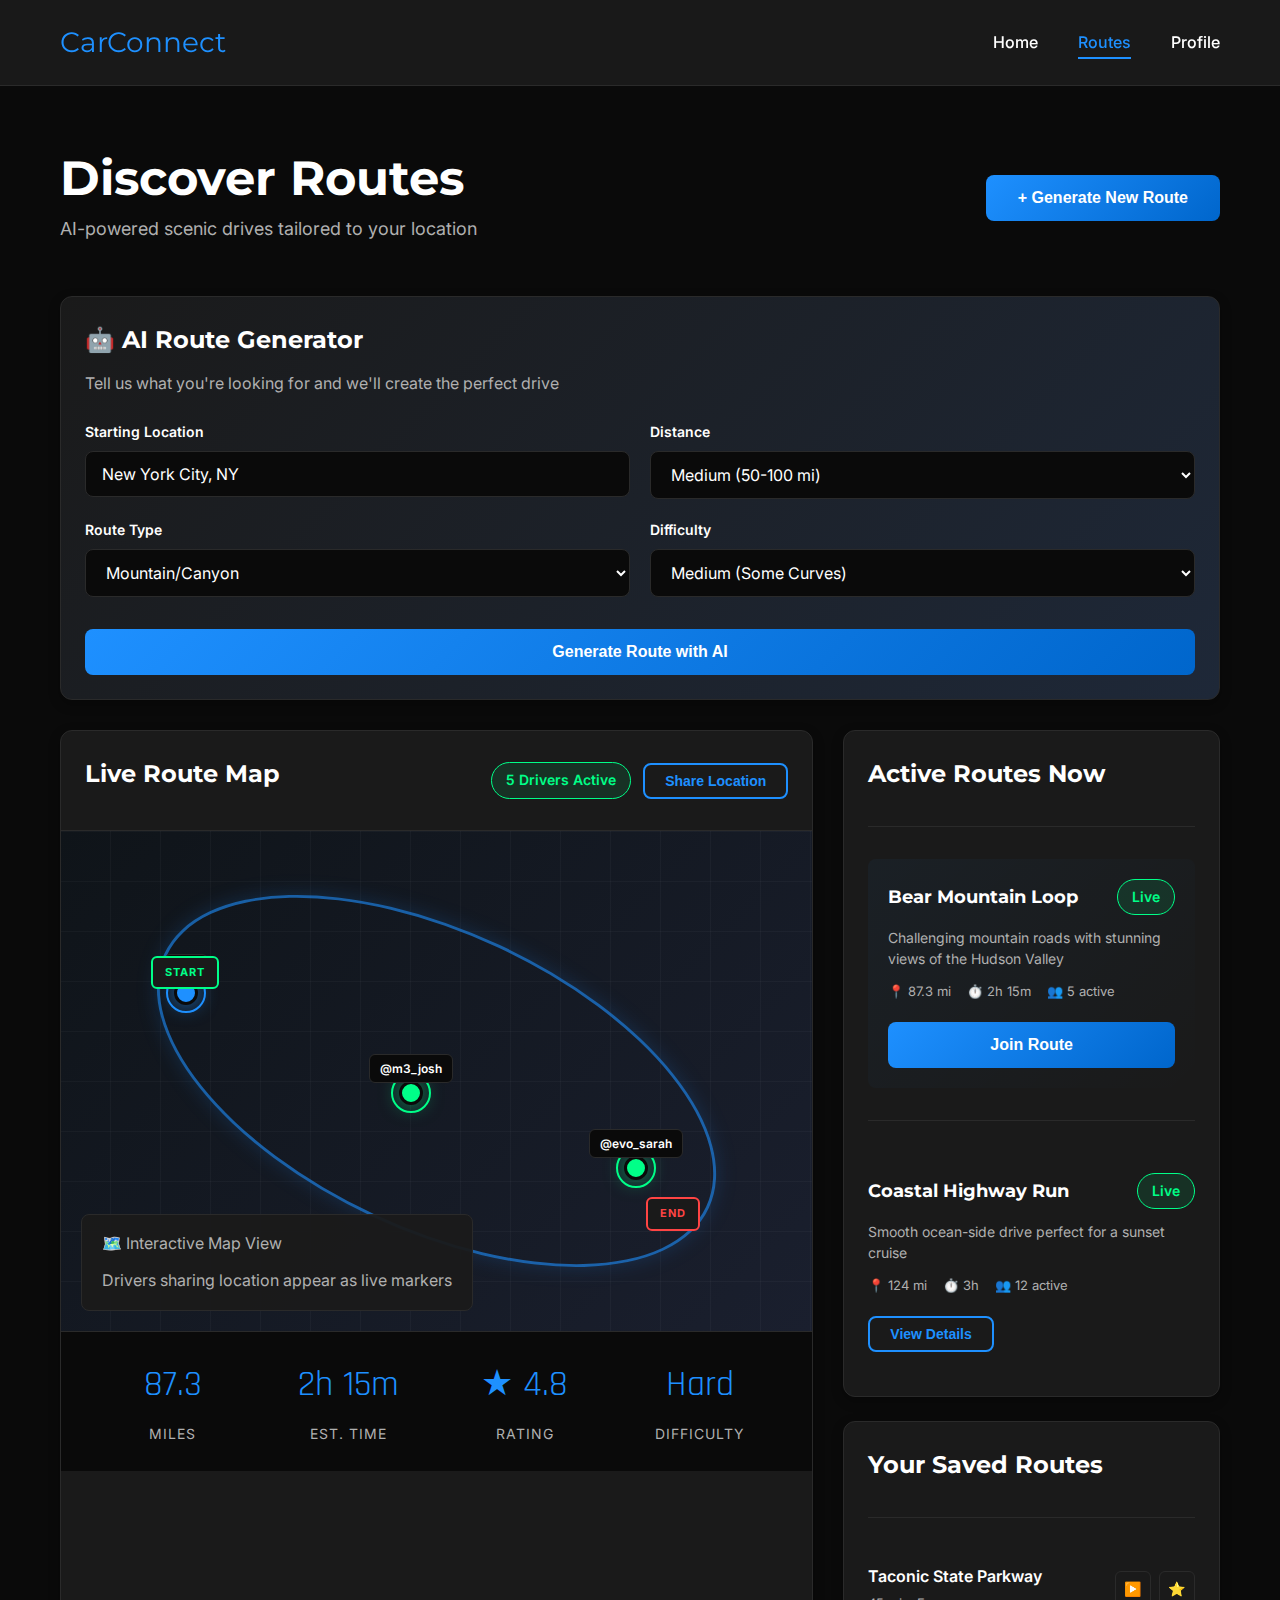
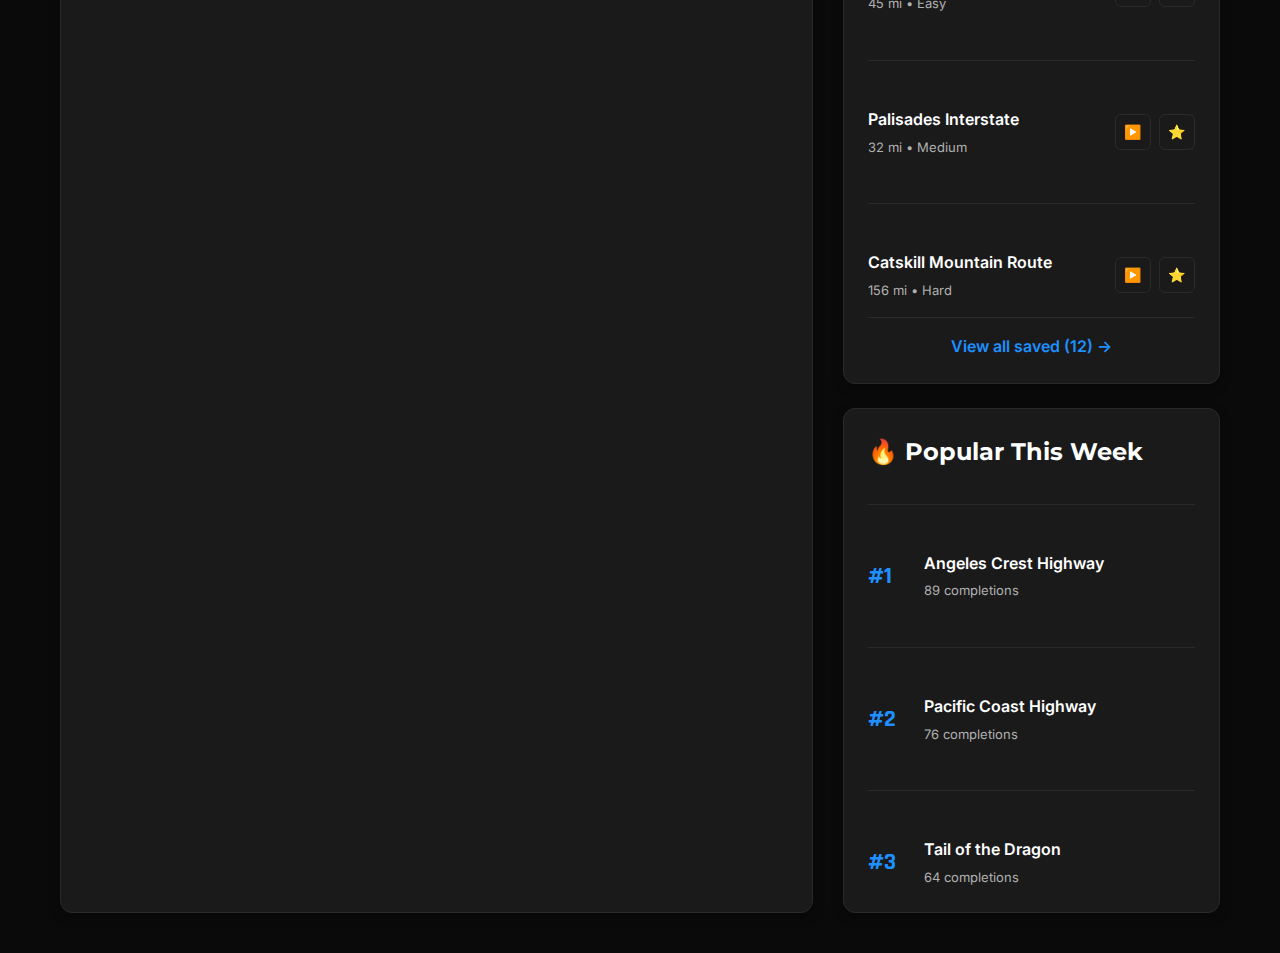
<file: routes.html>
<!DOCTYPE html>
<html lang="en">
<head>
    <meta charset="UTF-8">
    <meta name="viewport" content="width=device-width, initial-scale=1.0">
    <title>Routes - CarConnect</title>
    <link rel="stylesheet" href="style.css">
</head>
<body>
    <nav>
        <a href="index.html" class="logo">CarConnect</a>
        <ul class="nav-links">
            <li><a href="index.html">Home</a></li>
            <li><a href="routes.html" class="active">Routes</a></li>
            <li><a href="profile.html">Profile</a></li>
        </ul>
    </nav>

    <main>
        <section class="routes-header">
            <div class="header-content">
                <h1>Discover Routes</h1>
                <p class="subtitle">AI-powered scenic drives tailored to your location</p>
            </div>
            <button class="btn-primary">+ Generate New Route</button>
        </section>

        <div class="route-generator card">
            <h3>🤖 AI Route Generator</h3>
            <p class="text-secondary">Tell us what you're looking for and we'll create the perfect drive</p>
            
            <div class="generator-form">
                <div class="form-row">
                    <div class="form-group">
                        <label>Starting Location</label>
                        <input type="text" placeholder="Enter your location" value="New York City, NY">
                    </div>
                    <div class="form-group">
                        <label>Distance</label>
                        <select>
                            <option>Short (< 50 mi)</option>
                            <option selected>Medium (50-100 mi)</option>
                            <option>Long (100+ mi)</option>
                        </select>
                    </div>
                </div>

                <div class="form-row">
                    <div class="form-group">
                        <label>Route Type</label>
                        <select>
                            <option>Scenic Coastal</option>
                            <option selected>Mountain/Canyon</option>
                            <option>Highway Cruise</option>
                            <option>Urban Explorer</option>
                        </select>
                    </div>
                    <div class="form-group">
                        <label>Difficulty</label>
                        <select>
                            <option>Easy (Relaxed)</option>
                            <option selected>Medium (Some Curves)</option>
                            <option>Hard (Technical)</option>
                        </select>
                    </div>
                </div>

                <button class="btn-primary generate-btn">Generate Route with AI</button>
            </div>
        </div>

        <div class="routes-layout">
            <!-- Map Section -->
            <div class="map-container card">
                <div class="map-header">
                    <h3>Live Route Map</h3>
                    <div class="map-controls">
                        <span class="badge live">5 Drivers Active</span>
                        <button class="btn-secondary small">Share Location</button>
                    </div>
                </div>
                
                <div class="map-placeholder">
                    <!-- Simulated Dark Map -->
                    <div class="map-overlay">
                        <div class="route-line"></div>
                        <div class="driver-marker marker-1">
                            <span class="pulse"></span>
                            <span class="marker-label">You</span>
                        </div>
                        <div class="driver-marker marker-2">
                            <span class="pulse"></span>
                            <span class="marker-label">@m3_josh</span>
                        </div>
                        <div class="driver-marker marker-3">
                            <span class="pulse"></span>
                            <span class="marker-label">@evo_sarah</span>
                        </div>
                        <div class="location-pin start-pin">START</div>
                        <div class="location-pin end-pin">END</div>
                    </div>
                    <div class="map-info">
                        <p>🗺️ Interactive Map View</p>
                        <p class="text-secondary">Drivers sharing location appear as live markers</p>
                    </div>
                </div>

                <div class="route-stats-bar">
                    <div class="stat">
                        <span class="stat-number">87.3</span>
                        <span class="stat-label">Miles</span>
                    </div>
                    <div class="stat">
                        <span class="stat-number">2h 15m</span>
                        <span class="stat-label">Est. Time</span>
                    </div>
                    <div class="stat">
                        <span class="stat-number">★ 4.8</span>
                        <span class="stat-label">Rating</span>
                    </div>
                    <div class="stat">
                        <span class="stat-number">Hard</span>
                        <span class="stat-label">Difficulty</span>
                    </div>
                </div>
            </div>

            <div class="routes-sidebar">
                <!-- Active Routes -->
                <div class="card">
                    <h3>Active Routes Now</h3>
                    <div class="divider"></div>

                    <div class="route-card active-route">
                        <div class="route-header">
                            <h4>Bear Mountain Loop</h4>
                            <span class="badge live">Live</span>
                        </div>
                        <p class="route-description">Challenging mountain roads with stunning views of the Hudson Valley</p>
                        <div class="route-meta">
                            <span>📍 87.3 mi</span>
                            <span>⏱️ 2h 15m</span>
                            <span>👥 5 active</span>
                        </div>
                        <button class="btn-primary small mt-20">Join Route</button>
                    </div>

                    <div class="divider"></div>

                    <div class="route-card">
                        <div class="route-header">
                            <h4>Coastal Highway Run</h4>
                            <span class="badge live">Live</span>
                        </div>
                        <p class="route-description">Smooth ocean-side drive perfect for a sunset cruise</p>
                        <div class="route-meta">
                            <span>📍 124 mi</span>
                            <span>⏱️ 3h</span>
                            <span>👥 12 active</span>
                        </div>
                        <button class="btn-secondary small mt-20">View Details</button>
                    </div>
                </div>

                <div class="card">
                    <h3>Your Saved Routes</h3>
                    <div class="divider"></div>

                    <div class="saved-route-item">
                        <div class="saved-route-info">
                            <p class="route-name">Taconic State Parkway</p>
                            <p class="route-stats">45 mi • Easy</p>
                        </div>
                        <div class="route-actions">
                            <button class="icon-btn">▶️</button>
                            <button class="icon-btn">⭐</button>
                        </div>
                    </div>

                    <div class="divider"></div>

                    <div class="saved-route-item">
                        <div class="saved-route-info">
                            <p class="route-name">Palisades Interstate</p>
                            <p class="route-stats">32 mi • Medium</p>
                        </div>
                        <div class="route-actions">
                            <button class="icon-btn">▶️</button>
                            <button class="icon-btn">⭐</button>
                        </div>
                    </div>

                    <div class="divider"></div>

                    <div class="saved-route-item">
                        <div class="saved-route-info">
                            <p class="route-name">Catskill Mountain Route</p>
                            <p class="route-stats">156 mi • Hard</p>
                        </div>
                        <div class="route-actions">
                            <button class="icon-btn">▶️</button>
                            <button class="icon-btn">⭐</button>
                        </div>
                    </div>

                    <a href="#" class="view-all-link">View all saved (12) →</a>
                </div>

                <div class="card">
                    <h3>🔥 Popular This Week</h3>
                    <div class="divider"></div>

                    <div class="popular-route">
                        <span class="rank">#1</span>
                        <div class="popular-route-info">
                            <p class="route-name">Angeles Crest Highway</p>
                            <p class="route-stats">89 completions</p>
                        </div>
                    </div>

                    <div class="divider"></div>

                    <div class="popular-route">
                        <span class="rank">#2</span>
                        <div class="popular-route-info">
                            <p class="route-name">Pacific Coast Highway</p>
                            <p class="route-stats">76 completions</p>
                        </div>
                    </div>

                    <div class="divider"></div>

                    <div class="popular-route">
                        <span class="rank">#3</span>
                        <div class="popular-route-info">
                            <p class="route-name">Tail of the Dragon</p>
                            <p class="route-stats">64 completions</p>
                        </div>
                    </div>
                </div>
            </div>
        </div>
    </main>
</body>
</html>
</file>
<file: style.css>
@import url('https://fonts.googleapis.com/css2?family=Montserrat:wght@700&family=Inter:wght@400;500;600&family=Rajdhani:wght@700&display=swap');

* {
    margin: 0;
    padding: 0;
    box-sizing: border-box;
}

:root {
    --bg-primary: #0a0a0a;
    --bg-secondary: #1a1a1a;
    --accent-blue: #1e90ff;
    --accent-blue-hover: #4da6ff;
    --text-primary: #ffffff;
    --text-secondary: #b0b0b0;
    --divider: #2a2a2a;
    --success: #00ff88;
    --warning: #ff4444;
    
    --font-header: 'Montserrat', sans-serif;
    --font-body: 'Inter', sans-serif;
    --font-stats: 'Rajdhani', sans-serif;
}

body {
    background-color: var(--bg-primary);
    color: var(--text-primary);
    font-family: var(--font-body);
    font-size: 16px;
    line-height: 1.6;
    min-height: 100vh;
}

h1 {
    font-family: var(--font-header);
    font-size: 48px;
    font-weight: 700;
    margin-bottom: 20px;
}

h2 {
    font-family: var(--font-header);
    font-size: 36px;
    font-weight: 700;
    margin-bottom: 16px;
}

h3 {
    font-family: var(--font-header);
    font-size: 24px;
    font-weight: 700;
    margin-bottom: 12px;
}

p {
    color: var(--text-secondary);
    margin-bottom: 12px;
}

img {
    max-width: 100%;
    height: auto;
    display: block;
}

/* Navigation */
nav {
    position: fixed;
    top: 0;
    left: 0;
    right: 0;
    background: rgba(26, 26, 26, 0.95);
    backdrop-filter: blur(10px);
    padding: 20px 60px;
    display: flex;
    justify-content: space-between;
    align-items: center;
    border-bottom: 1px solid var(--divider);
    z-index: 1000;
}

.logo {
    font-family: var(--font-header);
    font-size: 28px;
    color: var(--accent-blue);
    text-decoration: none;
}

.nav-links {
    display: flex;
    gap: 40px;
    list-style: none;
}

.nav-links a {
    color: var(--text-primary);
    text-decoration: none;
    font-weight: 500;
    padding-bottom: 5px;
    border-bottom: 2px solid transparent;
    transition: all 0.3s ease;
}

.nav-links a:hover {
    color: var(--accent-blue);
    border-bottom-color: var(--accent-blue);
}

.nav-links a.active {
    color: var(--accent-blue);
    border-bottom-color: var(--accent-blue);
}

main {
    margin-top: 100px;
    padding: 40px 60px;
    max-width: 1400px;
    margin-left: auto;
    margin-right: auto;
}

/* Cards */
.card {
    background: var(--bg-secondary);
    border: 1px solid var(--divider);
    border-radius: 12px;
    padding: 24px;
    box-shadow: 0 4px 12px rgba(0, 0, 0, 0.3);
    transition: all 0.3s ease;
}

.card:hover {
    border-color: var(--accent-blue);
    box-shadow: 0 6px 20px rgba(30, 144, 255, 0.15);
}

/* Buttons */
.btn-primary {
    background: linear-gradient(135deg, var(--accent-blue), #0066cc);
    color: var(--text-primary);
    border: none;
    padding: 14px 32px;
    border-radius: 8px;
    font-weight: 600;
    font-size: 16px;
    cursor: pointer;
    transition: all 0.3s ease;
    text-decoration: none;
    display: inline-block;
}

.btn-primary:hover {
    box-shadow: 0 4px 20px rgba(30, 144, 255, 0.4);
    transform: translateY(-2px);
}

.btn-secondary {
    background: transparent;
    color: var(--accent-blue);
    border: 2px solid var(--accent-blue);
    padding: 12px 30px;
    border-radius: 8px;
    font-weight: 600;
    font-size: 16px;
    cursor: pointer;
    transition: all 0.3s ease;
    text-decoration: none;
    display: inline-block;
}

.btn-secondary:hover {
    background: var(--accent-blue);
    color: var(--text-primary);
    box-shadow: 0 4px 20px rgba(30, 144, 255, 0.3);
}

.btn-secondary.small {
    padding: 8px 20px;
    font-size: 14px;
}

.btn-primary.small {
    width: 100%;
}

/* Badges */
.badge {
    display: inline-block;
    padding: 6px 14px;
    border-radius: 20px;
    font-size: 14px;
    font-weight: 600;
    background: var(--bg-primary);
    border: 1px solid var(--divider);
}

.badge.live {
    background: rgba(0, 255, 136, 0.1);
    border-color: var(--success);
    color: var(--success);
    animation: pulse 2s infinite;
}

@keyframes pulse {
    0%, 100% {
        opacity: 1;
    }
    50% {
        opacity: 0.6;
    }
}

/* Stats */
.stat {
    text-align: center;
}

.stat-number {
    font-family: var(--font-stats);
    font-size: 36px;
    color: var(--accent-blue);
    display: block;
    margin-bottom: 8px;
}

.stat-label {
    font-size: 14px;
    color: var(--text-secondary);
    text-transform: uppercase;
    letter-spacing: 1px;
}

/* Grids */
.grid-2 {
    display: grid;
    grid-template-columns: repeat(2, 1fr);
    gap: 24px;
}

.grid-3 {
    display: grid;
    grid-template-columns: repeat(3, 1fr);
    gap: 24px;
}

.grid-4 {
    display: grid;
    grid-template-columns: repeat(4, 1fr);
    gap: 24px;
}

/* Divider */
.divider {
    height: 1px;
    background: var(--divider);
    margin: 32px 0;
}

/* Utility Classes */
.text-center {
    text-align: center;
}

.text-secondary {
    color: var(--text-secondary);
}

.mt-20 {
    margin-top: 20px;
}

.mb-20 {
    margin-bottom: 20px;
}

.full-width {
    width: 100%;
}

.icon-btn {
    background: transparent;
    border: 1px solid var(--divider);
    width: 36px;
    height: 36px;
    border-radius: 6px;
    cursor: pointer;
    transition: all 0.3s ease;
    font-size: 14px;
}

.icon-btn:hover {
    border-color: var(--accent-blue);
    background: rgba(30, 144, 255, 0.1);
}

.view-all-link {
    display: block;
    text-align: center;
    color: var(--accent-blue);
    text-decoration: none;
    font-weight: 600;
    margin-top: 16px;
    padding-top: 16px;
    border-top: 1px solid var(--divider);
    transition: color 0.3s ease;
}

.view-all-link:hover {
    color: var(--accent-blue-hover);
}

/* ============================================
   HOME PAGE STYLES
   ============================================ */

.welcome-section {
    margin-bottom: 40px;
}

.subtitle {
    font-size: 18px;
    color: var(--text-secondary);
    margin-top: -10px;
}

.dashboard-grid {
    display: grid;
    grid-template-columns: 2fr 1fr;
    gap: 30px;
}

.feed-column {
    display: flex;
    flex-direction: column;
    gap: 24px;
}

.quick-stats {
    background: linear-gradient(135deg, #1a1a1a 0%, #1e1e2e 100%);
}

.stats-grid {
    margin-top: 20px;
}

.activity-item {
    padding: 20px 0;
}

.activity-item:first-child {
    padding-top: 0;
}

.activity-item:last-child {
    padding-bottom: 0;
}

.timestamp {
    font-size: 14px;
    color: var(--text-secondary);
    margin-bottom: 0;
}

.activity-image {
    margin: 16px 0;
    border-radius: 8px;
    overflow: hidden;
}

.activity-image img {
    width: 100%;
    height: auto;
    display: block;
}

.activity-stats {
    display: flex;
    gap: 20px;
    font-size: 14px;
    color: var(--text-secondary);
    margin-top: 12px;
}

.sidebar-column {
    display: flex;
    flex-direction: column;
    gap: 24px;
}

.card-header {
    display: flex;
    justify-content: space-between;
    align-items: center;
}

.live-route {
    display: flex;
    justify-content: space-between;
    align-items: center;
    padding: 16px 0;
}

.live-route:first-child {
    padding-top: 0;
}

.live-route:last-of-type {
    padding-bottom: 0;
}

.route-info .route-name {
    font-weight: 600;
    color: var(--text-primary);
    margin-bottom: 4px;
}

.route-meta {
    font-size: 14px;
    color: var(--text-secondary);
    margin-bottom: 0;
}

.event-item {
    display: flex;
    gap: 16px;
    padding: 16px 0;
}

.event-item:first-child {
    padding-top: 0;
}

.event-item:last-of-type {
    padding-bottom: 0;
}

.event-date {
    background: var(--bg-primary);
    border: 1px solid var(--accent-blue);
    border-radius: 8px;
    padding: 12px;
    text-align: center;
    min-width: 60px;
}

.date-day {
    display: block;
    font-size: 24px;
    font-weight: 700;
    font-family: var(--font-stats);
    color: var(--accent-blue);
    line-height: 1;
}

.date-month {
    display: block;
    font-size: 12px;
    font-weight: 600;
    color: var(--text-secondary);
    text-transform: uppercase;
    margin-top: 4px;
}

.event-details .event-name {
    font-weight: 600;
    color: var(--text-primary);
    margin-bottom: 4px;
}

.event-meta {
    font-size: 14px;
    color: var(--text-secondary);
    margin-bottom: 0;
}

.community-badge-list {
    display: flex;
    flex-direction: column;
    gap: 12px;
}

.community-badge {
    display: flex;
    align-items: center;
    gap: 12px;
    padding: 14px;
    background: var(--bg-primary);
    border: 1px solid var(--divider);
    border-radius: 8px;
    font-weight: 600;
    transition: all 0.3s ease;
}

.community-badge:hover {
    border-color: var(--accent-blue);
    transform: translateX(4px);
}

.community-icon {
    font-size: 24px;
}

.community-badge.euro {
    border-left: 3px solid #4169e1;
}

.community-badge.jdm {
    border-left: 3px solid #dc143c;
}

/* ============================================
   ROUTES PAGE STYLES
   ============================================ */

.routes-header {
    display: flex;
    justify-content: space-between;
    align-items: center;
    margin-bottom: 40px;
}

.header-content h1 {
    margin-bottom: 8px;
}

.route-generator {
    margin-bottom: 30px;
    background: linear-gradient(135deg, #1a1a1a 0%, #1e2838 100%);
}

.generator-form {
    margin-top: 24px;
}

.form-row {
    display: grid;
    grid-template-columns: 1fr 1fr;
    gap: 20px;
    margin-bottom: 20px;
}

.form-group {
    display: flex;
    flex-direction: column;
    gap: 8px;
}

.form-group label {
    font-weight: 600;
    font-size: 14px;
    color: var(--text-primary);
}

.form-group input,
.form-group select {
    background: var(--bg-primary);
    border: 1px solid var(--divider);
    border-radius: 8px;
    padding: 12px 16px;
    color: var(--text-primary);
    font-family: var(--font-body);
    font-size: 16px;
    transition: all 0.3s ease;
}

.form-group input:focus,
.form-group select:focus {
    outline: none;
    border-color: var(--accent-blue);
    box-shadow: 0 0 0 3px rgba(30, 144, 255, 0.1);
}

.generate-btn {
    width: 100%;
    margin-top: 12px;
}

.routes-layout {
    display: grid;
    grid-template-columns: 2fr 1fr;
    gap: 30px;
}

.map-container {
    padding: 0;
    overflow: hidden;
}

.map-header {
    padding: 24px;
    display: flex;
    justify-content: space-between;
    align-items: center;
    border-bottom: 1px solid var(--divider);
}

.map-controls {
    display: flex;
    gap: 12px;
    align-items: center;
}

.map-placeholder {
    height: 500px;
    background: linear-gradient(135deg, #0f1419 0%, #1a1f2e 100%);
    position: relative;
    overflow: hidden;
}

.map-overlay {
    position: absolute;
    top: 0;
    left: 0;
    right: 0;
    bottom: 0;
    background-image: 
        repeating-linear-gradient(90deg, transparent, transparent 49px, rgba(255,255,255,0.03) 49px, rgba(255,255,255,0.03) 50px),
        repeating-linear-gradient(0deg, transparent, transparent 49px, rgba(255,255,255,0.03) 49px, rgba(255,255,255,0.03) 50px);
}

.route-line {
    position: absolute;
    top: 20%;
    left: 10%;
    width: 80%;
    height: 60%;
    border: 3px solid var(--accent-blue);
    border-radius: 50%;
    transform: rotate(25deg);
    opacity: 0.6;
    box-shadow: 0 0 20px rgba(30, 144, 255, 0.3);
}

.driver-marker {
    position: absolute;
    width: 24px;
    height: 24px;
    background: var(--success);
    border-radius: 50%;
    border: 3px solid var(--bg-primary);
    box-shadow: 0 0 20px rgba(0, 255, 136, 0.6);
    display: flex;
    align-items: center;
    justify-content: center;
}

.marker-1 {
    top: 30%;
    left: 15%;
    background: var(--accent-blue);
    box-shadow: 0 0 20px rgba(30, 144, 255, 0.8);
}

.marker-2 {
    top: 50%;
    left: 45%;
}

.marker-3 {
    top: 65%;
    left: 75%;
}

.pulse {
    position: absolute;
    width: 40px;
    height: 40px;
    border: 2px solid var(--success);
    border-radius: 50%;
    animation: pulse-animation 2s infinite;
}

.marker-1 .pulse {
    border-color: var(--accent-blue);
}

@keyframes pulse-animation {
    0% {
        transform: scale(1);
        opacity: 1;
    }
    100% {
        transform: scale(2);
        opacity: 0;
    }
}

.marker-label {
    position: absolute;
    top: -30px;
    left: 50%;
    transform: translateX(-50%);
    background: var(--bg-primary);
    padding: 4px 10px;
    border-radius: 6px;
    font-size: 12px;
    font-weight: 600;
    white-space: nowrap;
    border: 1px solid var(--divider);
}

.location-pin {
    position: absolute;
    background: var(--bg-secondary);
    padding: 6px 12px;
    border-radius: 6px;
    font-size: 11px;
    font-weight: 700;
    letter-spacing: 1px;
    border: 2px solid var(--accent-blue);
}

.start-pin {
    top: 25%;
    left: 12%;
    color: var(--success);
    border-color: var(--success);
}

.end-pin {
    bottom: 20%;
    right: 15%;
    color: var(--warning);
    border-color: var(--warning);
}

.map-info {
    position: absolute;
    bottom: 20px;
    left: 20px;
    background: rgba(26, 26, 26, 0.95);
    padding: 16px 20px;
    border-radius: 8px;
    border: 1px solid var(--divider);
}

.map-info p:last-child {
    margin-bottom: 0;
}

.route-stats-bar {
    display: grid;
    grid-template-columns: repeat(4, 1fr);
    padding: 24px;
    border-top: 1px solid var(--divider);
    background: var(--bg-primary);
}

.routes-sidebar {
    display: flex;
    flex-direction: column;
    gap: 24px;
}

.route-card {
    padding: 20px 0;
}

.route-card.active-route {
    background: linear-gradient(135deg, rgba(30, 144, 255, 0.05) 0%, transparent 100%);
    border-radius: 8px;
    padding: 20px;
}

.route-header {
    display: flex;
    justify-content: space-between;
    align-items: center;
    margin-bottom: 12px;
}

.route-header h4 {
    font-family: var(--font-header);
    font-size: 18px;
    margin: 0;
}

.route-description {
    font-size: 14px;
    color: var(--text-secondary);
    margin-bottom: 12px;
    line-height: 1.5;
}

.route-meta {
    display: flex;
    gap: 16px;
    font-size: 13px;
    color: var(--text-secondary);
}

.saved-route-item {
    display: flex;
    justify-content: space-between;
    align-items: center;
    padding: 14px 0;
}

.saved-route-item:first-child {
    padding-top: 0;
}

.saved-route-item:last-of-type {
    padding-bottom: 0;
}

.saved-route-info .route-name {
    font-weight: 600;
    color: var(--text-primary);
    margin-bottom: 4px;
}

.route-stats {
    font-size: 13px;
    color: var(--text-secondary);
    margin-bottom: 0;
}

.route-actions {
    display: flex;
    gap: 8px;
}

.popular-route {
    display: flex;
    gap: 16px;
    align-items: center;
    padding: 14px 0;
}

.popular-route:first-child {
    padding-top: 0;
}

.popular-route:last-child {
    padding-bottom: 0;
}

.rank {
    font-family: var(--font-stats);
    font-size: 24px;
    color: var(--accent-blue);
    min-width: 40px;
    font-weight: 700;
}

.popular-route-info .route-name {
    font-weight: 600;
    color: var(--text-primary);
    margin-bottom: 4px;
}

.popular-route-info .route-stats {
    font-size: 13px;
    color: var(--text-secondary);
    margin-bottom: 0;
}

/* ============================================
   PROFILE PAGE STYLES
   ============================================ */

.profile-header {
    padding: 0;
    overflow: hidden;
    margin-bottom: 30px;
}

.profile-banner {
    height: 180px;
    background: linear-gradient(135deg, #1e90ff 0%, #0066cc 100%);
    position: relative;
}

.profile-main {
    padding: 0 32px;
    display: flex;
    justify-content: space-between;
    align-items: flex-start;
    margin-top: -60px;
    position: relative;
    z-index: 10;
}

.profile-avatar-section {
    display: flex;
    gap: 24px;
    align-items: flex-end;
}

.profile-avatar {
    width: 120px;
    height: 120px;
    border-radius: 50%;
    border: 5px solid var(--bg-secondary);
    box-shadow: 0 4px 12px rgba(0, 0, 0, 0.3);
}

.profile-info h1 {
    font-size: 32px;
    margin-bottom: 4px;
}

.profile-info .username {
    color: var(--accent-blue);
    font-weight: 600;
    margin-bottom: 8px;
}

.location {
    font-size: 14px;
    color: var(--text-secondary);
    margin-bottom: 0;
}

.profile-actions {
    display: flex;
    gap: 12px;
}

.profile-stats {
    display: grid;
    grid-template-columns: repeat(4, 1fr);
    padding: 32px;
    border-top: 1px solid var(--divider);
    border-bottom: 1px solid var(--divider);
}

.member-badge {
    padding: 20px 32px;
    display: flex;
    align-items: center;
    gap: 12px;
    color: var(--text-secondary);
    font-size: 14px;
}

.badge-icon {
    font-size: 20px;
}

.profile-grid {
    display: grid;
    grid-template-columns: 2fr 1fr;
    gap: 30px;
}

.profile-left,
.profile-right {
    display: flex;
    flex-direction: column;
    gap: 24px;
}

.section-header {
    display: flex;
    justify-content: space-between;
    align-items: center;
}

.garage-section h2 {
    margin-bottom: 0;
}

.car-card.featured {
    position: relative;
}

.car-badge {
    position: absolute;
    top: 16px;
    right: 16px;
    background: var(--accent-blue);
    color: var(--text-primary);
    padding: 6px 14px;
    border-radius: 6px;
    font-size: 12px;
    font-weight: 700;
    text-transform: uppercase;
    letter-spacing: 1px;
    z-index: 10;
}

.car-image {
    border-radius: 8px;
    overflow: hidden;
    margin-bottom: 20px;
    background: var(--bg-primary);
}

.car-image img {
    width: 100%;
    height: auto;
    display: block;
}

.car-details h3 {
    font-size: 22px;
    margin-bottom: 8px;
}

.car-specs {
    color: var(--text-secondary);
    margin-bottom: 16px;
    font-size: 14px;
}

.car-mods {
    display: flex;
    gap: 8px;
    flex-wrap: wrap;
    margin-bottom: 20px;
}

.mod-tag {
    background: var(--bg-primary);
    border: 1px solid var(--accent-blue);
    color: var(--accent-blue);
    padding: 6px 12px;
    border-radius: 6px;
    font-size: 12px;
    font-weight: 600;
}

.car-stats {
    display: grid;
    grid-template-columns: repeat(2, 1fr);
    gap: 20px;
    padding-top: 20px;
    border-top: 1px solid var(--divider);
}

.car-stat {
    text-align: center;
}

.car-stat .stat-value {
    display: block;
    font-family: var(--font-stats);
    font-size: 28px;
    color: var(--accent-blue);
    margin-bottom: 6px;
}

.car-stat .stat-label {
    font-size: 13px;
    color: var(--text-secondary);
}

.car-list-item {
    display: flex;
    align-items: center;
    gap: 16px;
    padding: 16px 0;
}

.car-list-image {
    width: 80px;
    height: 80px;
    border-radius: 8px;
    overflow: hidden;
    background: var(--bg-primary);
}

.car-list-image img {
    width: 100%;
    height: 100%;
    object-fit: cover;
}

.car-list-info {
    flex: 1;
}

.car-name {
    font-weight: 600;
    color: var(--text-primary);
    margin-bottom: 4px;
}

.car-meta {
    font-size: 13px;
    color: var(--text-secondary);
    margin-bottom: 0;
}

.activity-timeline {
    display: flex;
    flex-direction: column;
    gap: 24px;
}

.timeline-item {
    display: flex;
    gap: 16px;
    align-items: flex-start;
}

.timeline-icon {
    width: 40px;
    height: 40px;
    background: var(--bg-primary);
    border: 2px solid var(--accent-blue);
    border-radius: 50%;
    display: flex;
    align-items: center;
    justify-content: center;
    font-size: 18px;
    flex-shrink: 0;
}

.timeline-content {
    flex: 1;
}

.timeline-title {
    font-weight: 600;
    color: var(--text-primary);
    margin-bottom: 4px;
}

.timeline-meta {
    font-size: 13px;
    color: var(--text-secondary);
    margin-bottom: 0;
}

.weekly-stats {
    display: flex;
    flex-direction: column;
}

.weekly-stat-item {
    display: flex;
    align-items: center;
    gap: 16px;
    padding: 16px 0;
}

.weekly-stat-item:first-child {
    padding-top: 0;
}

.weekly-stat-item:last-child {
    padding-bottom: 0;
}

.stat-icon {
    width: 48px;
    height: 48px;
    background: var(--bg-primary);
    border-radius: 8px;
    display: flex;
    align-items: center;
    justify-content: center;
    font-size: 24px;
    flex-shrink: 0;
}

.stat-content {
    flex: 1;
    display: flex;
    flex-direction: column;
}

.stat-content .stat-number {
    font-family: var(--font-stats);
    font-size: 24px;
    color: var(--text-primary);
    margin-bottom: 2px;
}

.stat-content .stat-label {
    font-size: 13px;
    color: var(--text-secondary);
}

.stat-change {
    font-size: 13px;
    font-weight: 600;
    padding: 4px 10px;
    border-radius: 6px;
}

.stat-change.positive {
    color: var(--success);
    background: rgba(0, 255, 136, 0.1);
}

.stat-change.negative {
    color: var(--warning);
    background: rgba(255, 68, 68, 0.1);
}

.stat-change.neutral {
    color: var(--text-secondary);
    background: var(--bg-primary);
}

.community-list {
    display: flex;
    flex-direction: column;
}

.community-item {
    display: flex;
    align-items: center;
    gap: 16px;
    padding: 16px 0;
}

.community-item:first-child {
    padding-top: 0;
}

.community-item:last-child {
    padding-bottom: 0;
}

.community-icon-large {
    width: 56px;
    height: 56px;
    background: var(--bg-primary);
    border-radius: 12px;
    display: flex;
    align-items: center;
    justify-content: center;
    font-size: 28px;
    flex-shrink: 0;
}

.community-info {
    flex: 1;
}

.community-name {
    font-weight: 600;
    color: var(--text-primary);
    margin-bottom: 4px;
}

.community-meta {
    font-size: 13px;
    color: var(--text-secondary);
    margin-bottom: 0;
}

.achievement-grid {
    display: grid;
    grid-template-columns: repeat(3, 1fr);
    gap: 16px;
}

.achievement-badge {
    background: var(--bg-primary);
    border: 2px solid var(--divider);
    border-radius: 12px;
    padding: 20px;
    text-align: center;
    transition: all 0.3s ease;
}

.achievement-badge.unlocked {
    border-color: var(--accent-blue);
}

.achievement-badge.unlocked:hover {
    transform: translateY(-4px);
    box-shadow: 0 6px 20px rgba(30, 144, 255, 0.2);
}

.achievement-badge.locked {
    opacity: 0.4;
}

.achievement-icon {
    font-size: 36px;
    margin-bottom: 12px;
}

.achievement-name {
    font-size: 12px;
    font-weight: 600;
    color: var(--text-secondary);
    margin-bottom: 0;
}

.achievement-badge.unlocked .achievement-name {
    color: var(--text-primary);
}

.leaderboard-card {
    background: linear-gradient(135deg, #1a1a1a 0%, #1e2838 100%);
}

.leaderboard-position {
    display: flex;
    gap: 20px;
    align-items: center;
}

.position-rank {
    font-family: var(--font-stats);
    font-size: 56px;
    font-weight: 700;
    color: var(--accent-blue);
    line-height: 1;
}

.position-info {
    flex: 1;
}

.position-info > p:first-child {
    font-weight: 600;
    margin-bottom: 12px;
}

.progress-bar {
    height: 8px;
    background: var(--bg-primary);
    border-radius: 4px;
    overflow: hidden;
    margin-bottom: 8px;
}

.progress-fill {
    height: 100%;
    background: linear-gradient(90deg, var(--accent-blue), var(--success));
    border-radius: 4px;
}

.progress-text {
    font-size: 13px;
    color: var(--text-secondary);
    margin-bottom: 0;
}

/* ============================================
   RESPONSIVE STYLES
   ============================================ */

@media (max-width: 1200px) {
    .dashboard-grid,
    .routes-layout,
    .profile-grid {
        grid-template-columns: 1fr;
    }
    
    .sidebar-column,
    .profile-right {
        order: -1;
    }
}

@media (max-width: 1024px) {
    nav {
        padding: 20px 30px;
    }
    
    main {
        padding: 30px;
    }
    
    .grid-4 {
        grid-template-columns: repeat(2, 1fr);
    }
}

@media (max-width: 768px) {
    h1 {
        font-size: 36px;
    }
    
    h2 {
        font-size: 28px;
    }
    
    .nav-links {
        gap: 20px;
    }
    
    .grid-2, .grid-3 {
        grid-template-columns: 1fr;
    }
    
    main {
        margin-top: 80px;
        padding: 20px;
    }

    .stats-grid {
        grid-template-columns: repeat(2, 1fr);
    }
    
    .activity-header {
        flex-direction: column;
        align-items: flex-start;
        gap: 12px;
    }

    .routes-header {
        flex-direction: column;
        align-items: flex-start;
        gap: 20px;
    }
    
    .form-row {
        grid-template-columns: 1fr;
    }
    
    .map-placeholder {
        height: 350px;
    }
    
    .route-stats-bar {
        grid-template-columns: repeat(2, 1fr);
        gap: 16px;
    }
    
    .map-header {
        flex-direction: column;
        align-items: flex-start;
        gap: 12px;
    }

    .profile-banner {
        height: 120px;
    }
    
    .profile-main {
        flex-direction: column;
        gap: 20px;
        padding: 0 20px;
    }
    
    .profile-avatar-section {
        flex-direction: column;
        align-items: center;
        text-align: center;
    }
    
    .profile-stats {
        grid-template-columns: repeat(2, 1fr);
        gap: 20px;
    }
    
    .achievement-grid {
        grid-template-columns: repeat(2, 1fr);
    }
    
    .car-stats {
        grid-template-columns: 1fr;
    }
}
</file>
